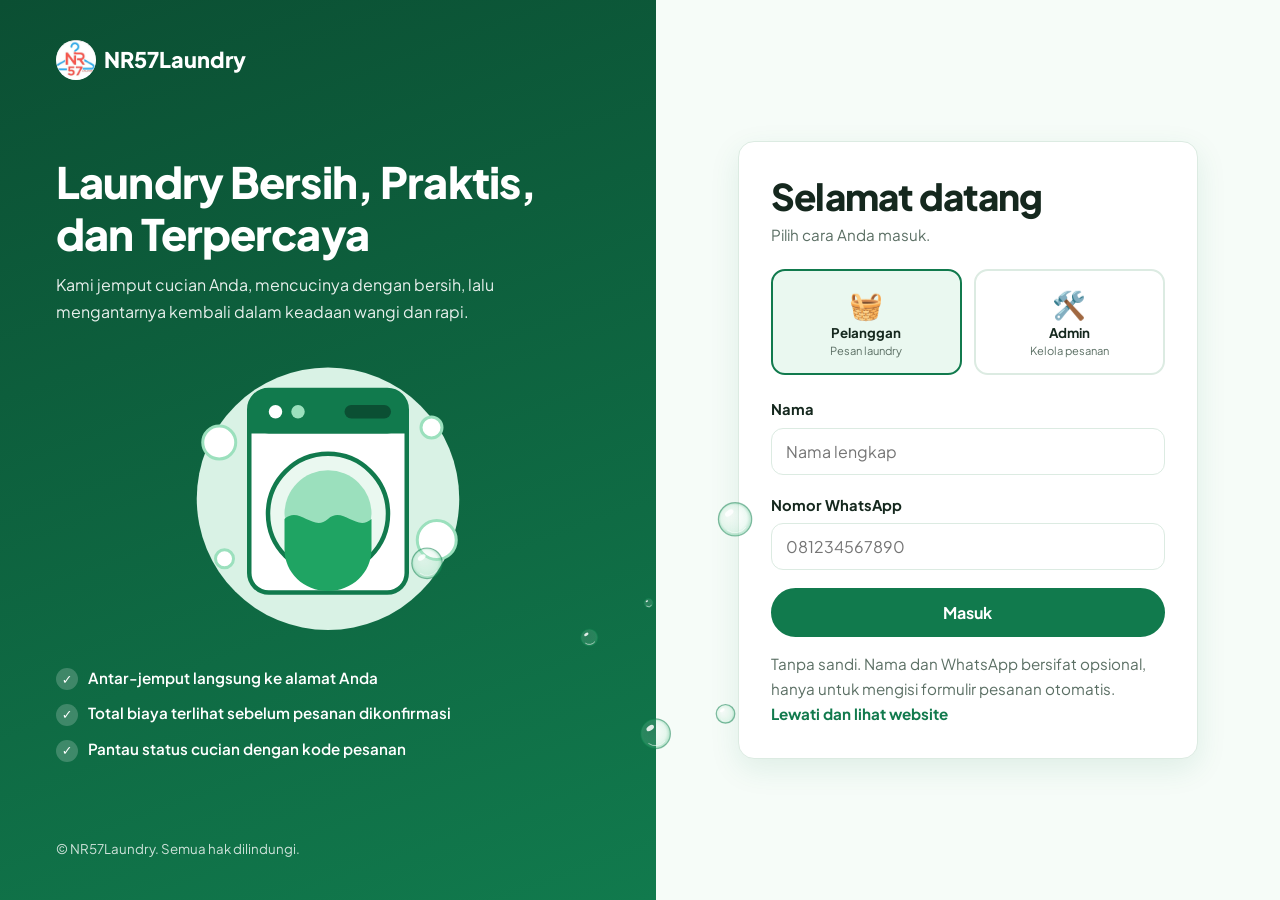
<file: index.html>
<!DOCTYPE html>
<html lang="id">
<head>
  <meta charset="UTF-8">
  <meta name="viewport" content="width=device-width, initial-scale=1.0">
  <title>Masuk - NR57Laundry</title>
  <link rel="preconnect" href="https://fonts.googleapis.com">
  <link href="https://fonts.googleapis.com/css2?family=Plus+Jakarta+Sans:wght@400;500;600;700;800&display=swap" rel="stylesheet">
  <link rel="icon" type="image/png" href="favicon.png">
  <link rel="stylesheet" href="style.css">
</head>
<body>
  <main class="auth">
    <section class="auth-art">
      <a href="index.html" class="logo" aria-label="NR57Laundry"><img class="logo-img" src="logo.png" alt="" width="40" height="40">NR57Laundry</a>
      <div>
        <h1>Laundry Bersih, Praktis, dan Terpercaya</h1>
        <p>Kami jemput cucian Anda, mencucinya dengan bersih, lalu mengantarnya kembali dalam keadaan wangi dan rapi.</p>
        <svg viewBox="0 0 400 400" role="img" aria-label="Ilustrasi mesin cuci" style="margin:20px auto">
          <circle cx="200" cy="205" r="175" fill="#d9f2e5"/>
          <rect x="95" y="60" width="210" height="270" rx="26" fill="#fff" stroke="#117a4d" stroke-width="6"/>
          <rect x="95" y="60" width="210" height="58" rx="26" fill="#117a4d"/>
          <rect x="95" y="92" width="210" height="26" fill="#117a4d"/>
          <circle cx="130" cy="89" r="9" fill="#fff"/><circle cx="160" cy="89" r="9" fill="#9be0bd"/>
          <rect x="222" y="80" width="62" height="18" rx="9" fill="#0b4f33"/>
          <circle cx="200" cy="225" r="80" fill="#eaf8f0" stroke="#117a4d" stroke-width="6"/>
          <circle cx="200" cy="225" r="58" fill="#9be0bd"/>
          <path d="M142 232c20-18 38 18 58 0s38 18 58 0v40c0 32-26 56-58 56s-58-24-58-56z" fill="#1fa463"/>
          <circle cx="55" cy="130" r="22" fill="#fff" stroke="#9be0bd" stroke-width="4"/>
          <circle cx="338" cy="110" r="14" fill="#fff" stroke="#9be0bd" stroke-width="4"/>
          <circle cx="345" cy="260" r="26" fill="#fff" stroke="#9be0bd" stroke-width="4"/>
          <circle cx="62" cy="285" r="12" fill="#fff" stroke="#9be0bd" stroke-width="4"/>
        </svg>
        <ul class="auth-points">
          <li>Antar-jemput langsung ke alamat Anda</li>
          <li>Total biaya terlihat sebelum pesanan dikonfirmasi</li>
          <li>Pantau status cucian dengan kode pesanan</li>
        </ul>
      </div>
      <small>© NR57Laundry. Semua hak dilindungi.</small>
    </section>

    <section class="auth-form">
      <div class="login-card card">
        <h2>Selamat datang</h2>
        <p class="muted">Pilih cara Anda masuk.</p>

        <div class="role-tabs" role="tablist">
          <button type="button" class="role-tab active" data-role="pelanggan" role="tab" aria-selected="true"><span>🧺</span><strong>Pelanggan</strong><small>Pesan laundry</small></button>
          <button type="button" class="role-tab" data-role="admin" role="tab" aria-selected="false"><span>🛠️</span><strong>Admin</strong><small>Kelola pesanan</small></button>
        </div>

        <!-- Pelanggan: tanpa sandi -->
        <form id="formPelanggan" class="login-panel" novalidate>
          <div class="field"><label for="pNama">Nama</label><input id="pNama" type="text" autocomplete="name" placeholder="Nama lengkap"><small class="err" id="err-pNama"></small></div>
          <div class="field"><label for="pWa">Nomor WhatsApp</label><input id="pWa" type="tel" autocomplete="tel" placeholder="081234567890"><small class="err" id="err-pWa"></small></div>
          <button class="btn btn-block" type="submit">Masuk</button>
          <p class="login-hint">Tanpa sandi. Nama dan WhatsApp bersifat opsional, hanya untuk mengisi formulir pesanan otomatis. <a href="beranda.html"><strong>Lewati dan lihat website</strong></a></p>
        </form>

        <!-- Admin pertama kali: buat akun -->
        <form id="formSetup" class="login-panel" novalidate hidden>
          <p class="login-hint" style="margin:0 0 16px">Belum ada akun admin di browser ini. Buat username dan password untuk panel admin.</p>
          <div class="field"><label for="sUser">Username</label><input id="sUser" type="text" autocomplete="username" placeholder="Minimal 3 karakter"></div>
          <div class="field"><label for="sPass">Password</label>
            <div class="pass-wrap"><input id="sPass" type="password" autocomplete="new-password" placeholder="Minimal 6 karakter"><button type="button" class="pass-toggle" data-for="sPass,sPass2" aria-label="Tampilkan password">Lihat</button></div>
          </div>
          <div class="field"><label for="sPass2">Ulangi password</label><input id="sPass2" type="password" autocomplete="new-password"></div>
          <small class="err" id="err-setup"></small>
          <button class="btn btn-block" type="submit">Buat akun dan masuk</button>
        </form>

        <!-- Admin: wajib sandi -->
        <form id="formAdmin" class="login-panel" novalidate hidden>
          <div class="field"><label for="aUser">Username</label><input id="aUser" type="text" autocomplete="username"></div>
          <div class="field"><label for="aPass">Password</label>
            <div class="pass-wrap"><input id="aPass" type="password" autocomplete="current-password"><button type="button" class="pass-toggle" data-for="aPass" aria-label="Tampilkan password">Lihat</button></div>
          </div>
          <small class="err" id="err-admin"></small>
          <button class="btn btn-block" type="submit">Masuk sebagai Admin</button>
          <p class="login-hint"><a href="#" id="linkLupa"><strong>Lupa kata sandi?</strong></a></p>
        </form>

        <!-- Lupa kata sandi -->
        <form id="formLupa" class="login-panel" novalidate hidden>
          <p class="login-hint" style="margin:0 0 16px">Masukkan <strong>kode pemulihan</strong> yang Anda simpan saat membuat akun, atau <strong>kode pemilik</strong> (<code>KODE_PEMILIK</code> di file <code>data.js</code>). Lalu buat kata sandi baru.</p>
          <div class="field"><label for="lKode">Kode pemulihan atau kode pemilik</label><input id="lKode" type="text" autocomplete="off" placeholder="Contoh: K7M2-9QXD-4TNB"></div>
          <div class="field"><label for="lPass">Kata sandi baru</label>
            <div class="pass-wrap"><input id="lPass" type="password" autocomplete="new-password" placeholder="Minimal 6 karakter"><button type="button" class="pass-toggle" data-for="lPass,lPass2" aria-label="Tampilkan password">Lihat</button></div>
          </div>
          <div class="field"><label for="lPass2">Ulangi kata sandi baru</label><input id="lPass2" type="password" autocomplete="new-password"></div>
          <small class="err" id="err-lupa"></small>
          <button class="btn btn-block" type="submit">Reset kata sandi</button>
          <p class="login-hint"><a href="#" id="linkKembali">Kembali ke login</a></p>
        </form>
      </div>
    </section>
  </main>

  <dialog id="dlg"><div id="dlgBody"></div></dialog>

  <script src="data.js"></script>
  <script src="login.js"></script>
  <script src="bubbles.js"></script>
</body>
</html>
</file>
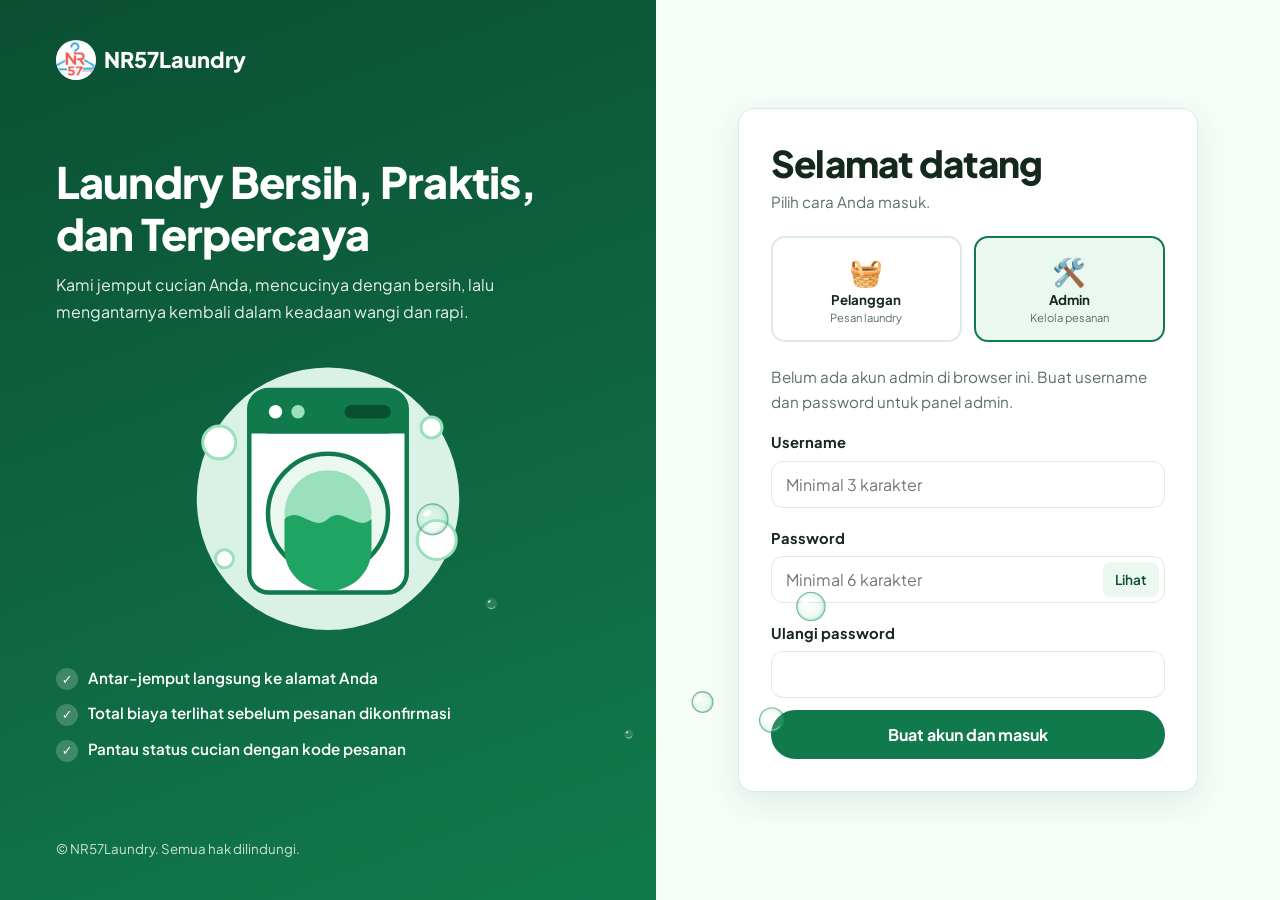
<file: admin.html>
<!DOCTYPE html>
<html lang="id">
<head>
  <meta charset="UTF-8">
  <meta name="viewport" content="width=device-width, initial-scale=1.0">
  <title>Panel Admin - NR57Laundry</title>
  <meta name="robots" content="noindex">
  <link rel="preconnect" href="https://fonts.googleapis.com">
  <link href="https://fonts.googleapis.com/css2?family=Plus+Jakarta+Sans:wght@400;500;600;700;800&display=swap" rel="stylesheet">
  <link rel="icon" type="image/png" href="favicon.png">
  <link rel="stylesheet" href="style.css">
</head>
<body>
  <header class="site-header">
    <div class="container nav">
      <a href="beranda.html" class="logo"><img class="logo-img" src="logo.png" alt="" width="40" height="40">NR57Laundry</a>
      <nav class="menu">
        <a href="beranda.html">Lihat Website</a>
        <button type="button" class="btn btn-outline btn-sm" id="logout">Keluar</button>
      </nav>
    </div>
  </header>

  <main class="page">
    <div class="container">
      <div class="admin-top">
        <div>
          <h1 class="h-page">Panel Admin</h1>
          <p class="muted" id="welcome">Masuk sebagai admin</p>
        </div>
      </div>

      <div class="tabs" role="tablist">
        <button type="button" class="tab-btn active" data-tab="dashboard">Dashboard</button>
        <button type="button" class="tab-btn" data-tab="pesanan">Pesanan</button>
        <button type="button" class="tab-btn" data-tab="harga">Layanan &amp; Harga</button>
        <button type="button" class="tab-btn" data-tab="pengaturan">Pengaturan</button>
      </div>

      <!-- DASHBOARD -->
      <div class="tab-panel" id="tab-dashboard">
        <div class="stats" id="stats"></div>
        <div class="dash-grid">
          <div class="card"><h3>Pesanan per status</h3><div id="chStatus"></div></div>
          <div class="card"><h3>Nilai pesanan per layanan</h3><div id="chLayanan"></div></div>
          <div class="card"><h3>Perlu dikonfirmasi</h3><div id="todoList"></div></div>
          <div class="card"><h3>Jadwal jemput hari ini</h3><div id="todayList"></div></div>
        </div>
      </div>

      <!-- PESANAN -->
      <div class="tab-panel" id="tab-pesanan" hidden>
        <div class="toolbar">
          <input type="search" id="cari" placeholder="Cari kode atau nama pelanggan" aria-label="Cari pesanan">
          <select id="filter" aria-label="Filter status pesanan"><option value="">Semua status pesanan</option></select>
          <select id="filterBayar" aria-label="Filter status pembayaran">
            <option value="">Semua pembayaran</option>
            <option value="belum">Belum dibayar</option>
            <option value="lunas">Sudah dibayar</option>
          </select>
          <button type="button" class="btn btn-outline" id="exportCsv">Ekspor CSV</button>
        </div>
        <div class="table-wrap">
          <table class="admin-table">
            <thead><tr><th>Kode</th><th>Pelanggan</th><th>Layanan</th><th>Total</th><th>Pembayaran</th><th>Status</th><th>Aksi</th></tr></thead>
            <tbody id="tbody"></tbody>
          </table>
        </div>
      </div>

      <!-- LAYANAN & HARGA -->
      <div class="tab-panel" id="tab-harga" hidden>
        <form id="formHarga" class="card" novalidate>
          <h3>Ubah harga dan estimasi</h3>
          <p class="muted" style="margin-bottom:14px">Perubahan langsung berlaku di halaman Beranda dan Pesan.</p>
          <div class="table-wrap">
            <table>
              <thead><tr><th>Layanan</th><th>Harga (Rp)</th><th>Estimasi</th></tr></thead>
              <tbody id="hargaRows"></tbody>
            </table>
          </div>
          <button class="btn" type="submit" style="margin-top:18px">Simpan harga</button>
        </form>
      </div>

      <!-- PENGATURAN -->
      <div class="tab-panel" id="tab-pengaturan" hidden>
        <div class="set-grid">
          <div>
            <form id="formRek" class="card" novalidate>
              <h3>Ongkos kirim</h3>
              <p class="muted" style="margin-bottom:14px">Nomor rekening tidak ditampilkan di website. Rincian pembayaran dikirim admin lewat WhatsApp.</p>
              <div class="row2">
                <div class="field"><label for="oMin">Gratis ongkir mulai (kg)</label><input id="oMin" type="number" min="0" step="1"></div>
                <div class="field"><label for="oBiaya">Biaya ongkir (Rp)</label><input id="oBiaya" type="number" min="0" step="500"></div>
              </div>
              <button class="btn" type="submit">Simpan pengaturan</button>
            </form>
          </div>
          <div>
            <form id="formAkun" class="card" novalidate>
              <h3>Akun admin</h3>
              <div class="field"><label for="uBaru">Username</label><input id="uBaru" type="text" autocomplete="username"></div>
              <div class="field"><label for="pBaru">Password baru</label><input id="pBaru" type="password" autocomplete="new-password" placeholder="Minimal 6 karakter"></div>
              <button class="btn" type="submit">Simpan akun</button>
              <button class="btn btn-outline" type="button" id="kodeBaru" style="margin-top:12px">Buat kode pemulihan baru</button>
            </form>
            <div class="card danger-zone">
              <h3>Zona berbahaya</h3>
              <p class="muted">Menghapus semua data pesanan di browser ini. Tidak bisa dibatalkan.</p>
              <button class="btn btn-danger" type="button" id="hapusSemua">Hapus semua pesanan</button>
            </div>
          </div>
        </div>
      </div>
    </div>
  </main>

  <div class="toast" id="toast" role="status" aria-live="polite"></div>
  <dialog id="dlg"><div id="dlgBody"></div></dialog>

  <script src="data.js"></script>
  <script src="admin.js"></script>
  <script src="bubbles.js"></script>
</body>
</html>
</file>
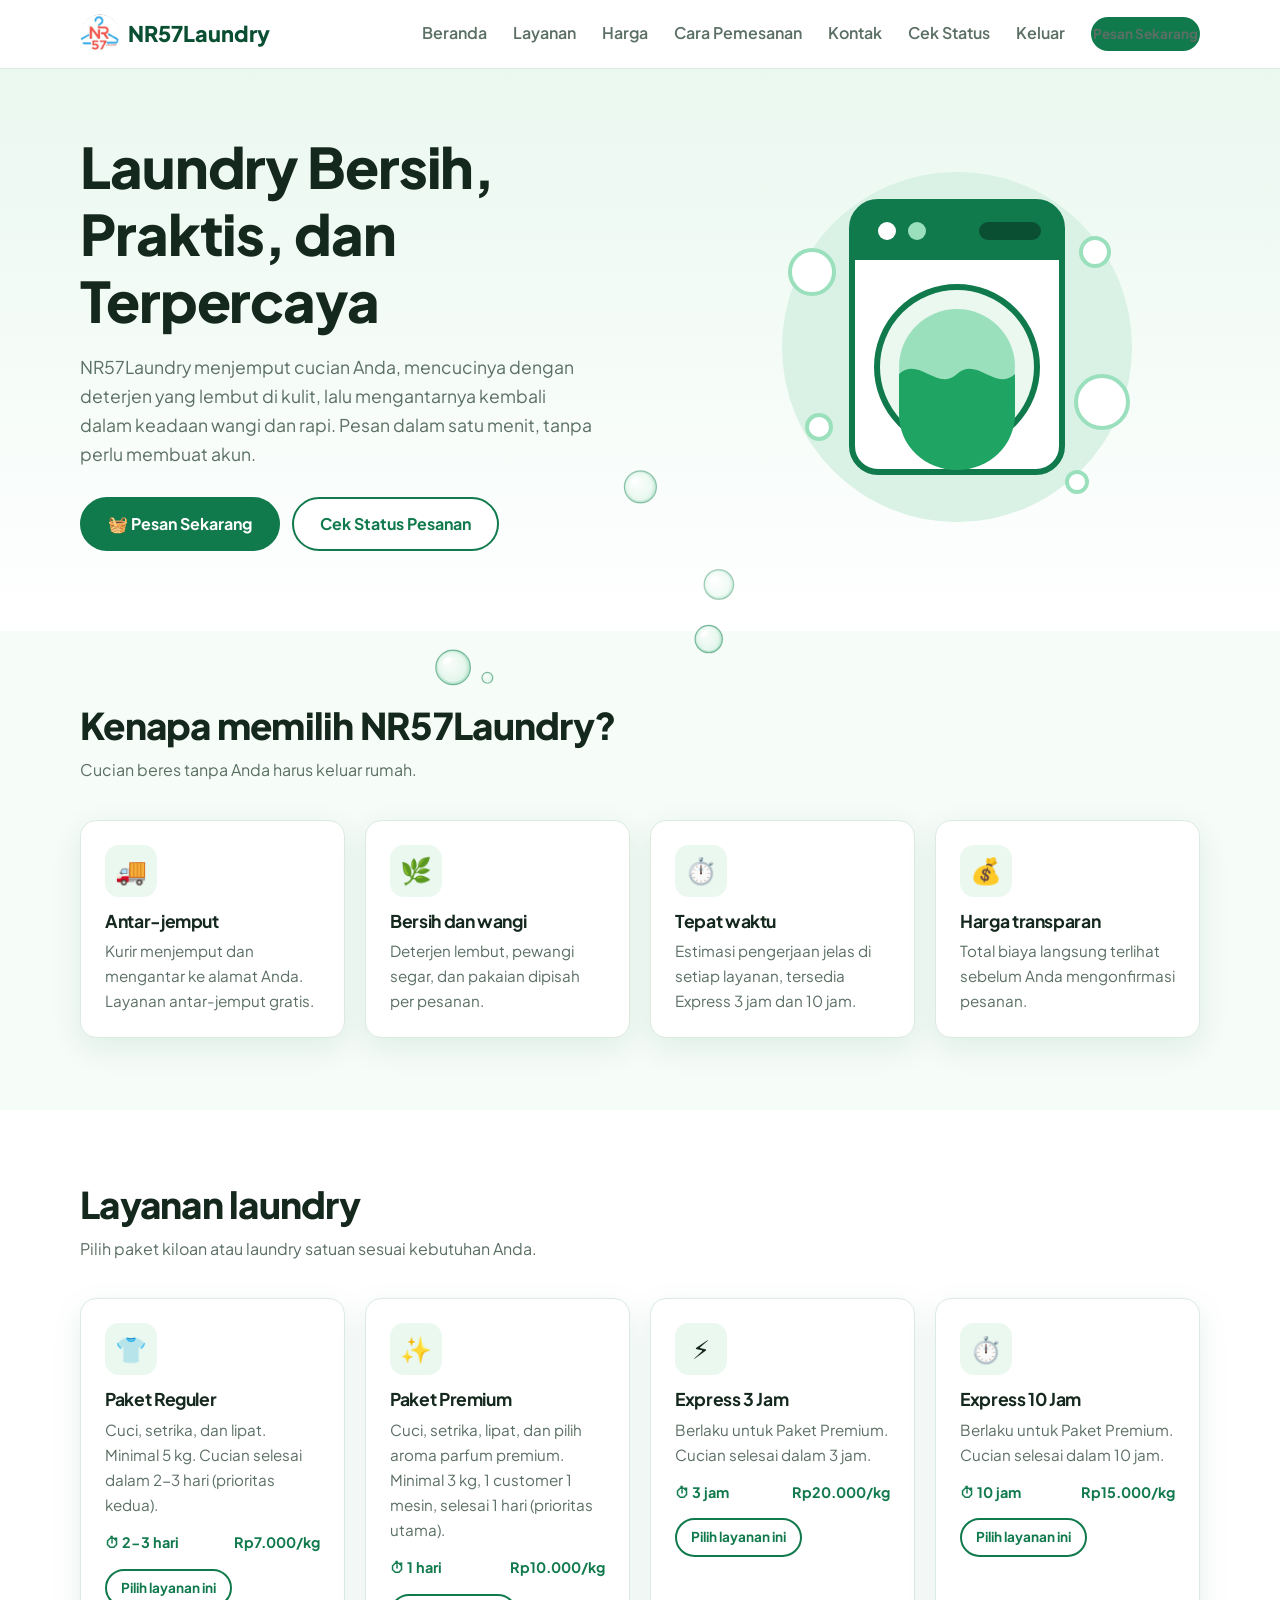
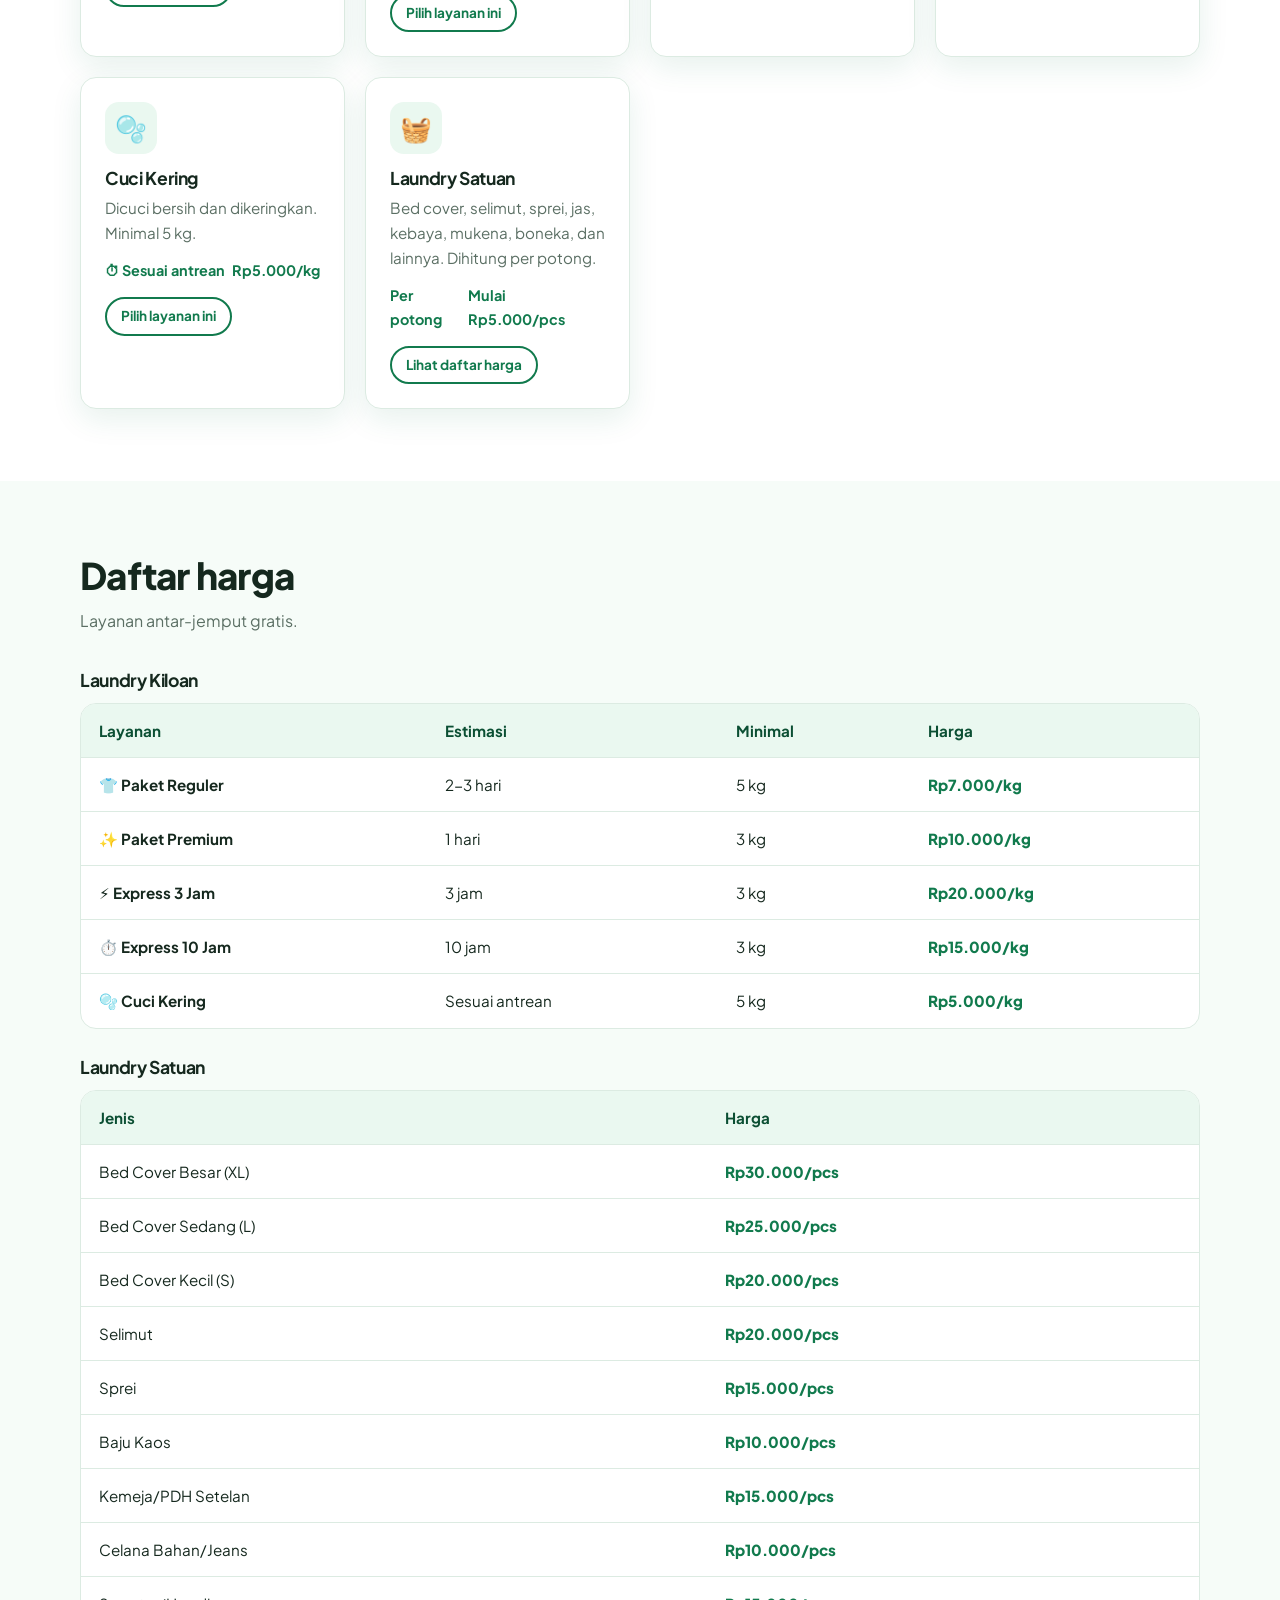
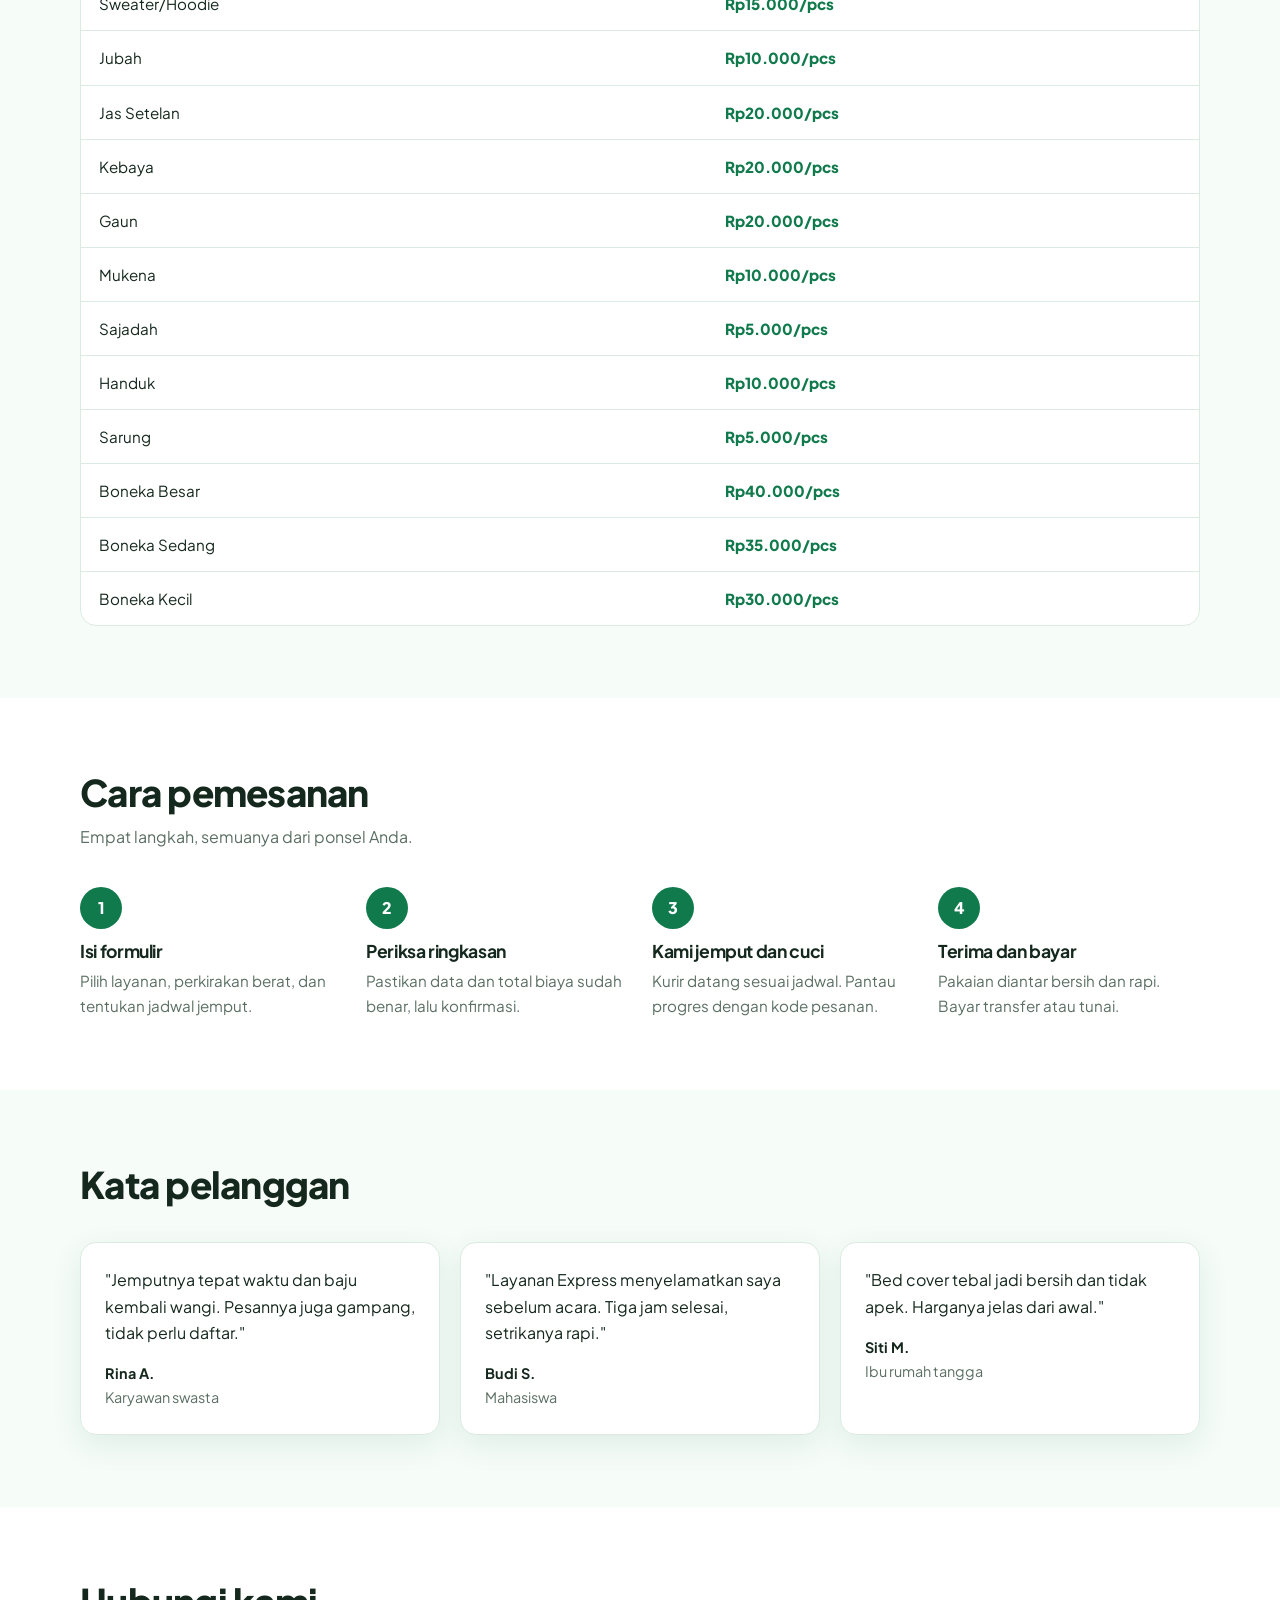
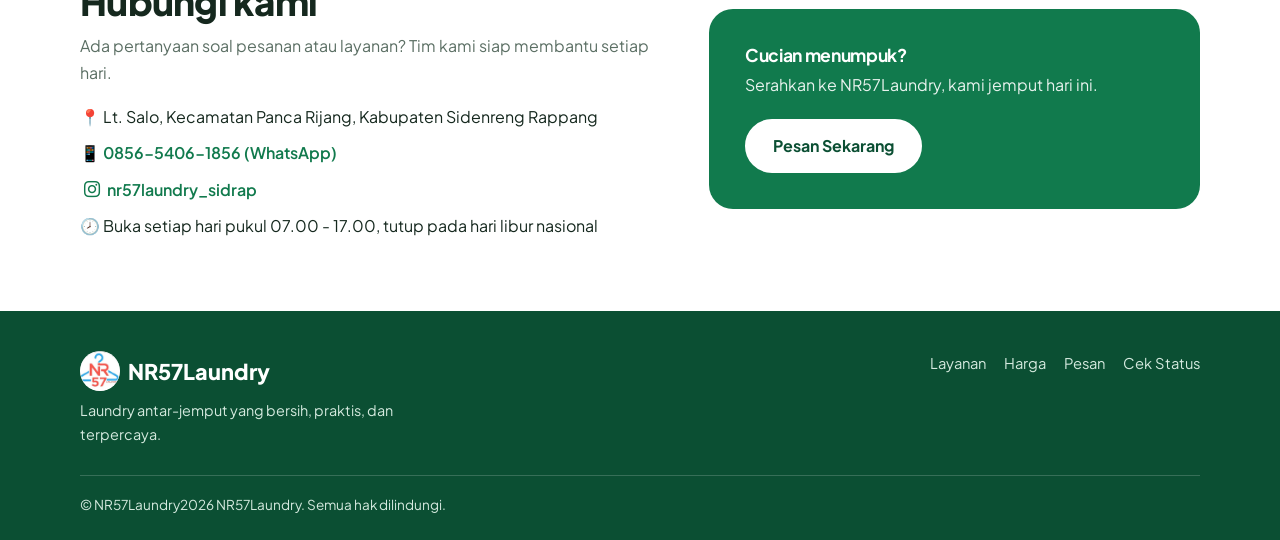
<file: beranda.html>
<!DOCTYPE html>
<html lang="id">
<head>
  <meta charset="UTF-8">
  <meta name="viewport" content="width=device-width, initial-scale=1.0">
  <title>NR57Laundry - Laundry Bersih, Praktis, dan Terpercaya</title>
  <meta name="description" content="Pesan laundry online dengan antar-jemput. Tanpa login, harga transparan.">
  <link rel="preconnect" href="https://fonts.googleapis.com">
  <link href="https://fonts.googleapis.com/css2?family=Plus+Jakarta+Sans:wght@400;500;600;700;800&display=swap" rel="stylesheet">
  <link rel="stylesheet" href="https://cdnjs.cloudflare.com/ajax/libs/font-awesome/6.5.1/css/all.min.css">
  <link rel="icon" type="image/png" href="favicon.png">
  <link rel="stylesheet" href="style.css">
</head>
<body>
  <header class="site-header" id="navbar"></header>

  <main>
    <!-- HERO -->
    <section class="hero" id="beranda">
      <div class="container hero-grid">
        <div>
          <h1>Laundry Bersih, Praktis, dan Terpercaya</h1>
          <p class="lead">NR57Laundry menjemput cucian Anda, mencucinya dengan deterjen yang lembut di kulit, lalu mengantarnya kembali dalam keadaan wangi dan rapi. Pesan dalam satu menit, tanpa perlu membuat akun.</p>
          <div class="hero-actions">
            <a href="pesan.html" class="btn">🧺 Pesan Sekarang</a>
            <a href="status.html" class="btn btn-outline">Cek Status Pesanan</a>
          </div>
        </div>
        <div class="hero-art" aria-hidden="true">
          <svg viewBox="0 0 400 400" role="img">
            <circle cx="200" cy="205" r="175" fill="#d9f2e5"/>
            <rect x="95" y="60" width="210" height="270" rx="26" fill="#fff" stroke="#117a4d" stroke-width="6"/>
            <rect x="95" y="60" width="210" height="58" rx="26" fill="#117a4d"/>
            <rect x="95" y="92" width="210" height="26" fill="#117a4d"/>
            <circle cx="130" cy="89" r="9" fill="#fff"/><circle cx="160" cy="89" r="9" fill="#9be0bd"/>
            <rect x="222" y="80" width="62" height="18" rx="9" fill="#0b4f33"/>
            <circle cx="200" cy="225" r="80" fill="#eaf8f0" stroke="#117a4d" stroke-width="6"/>
            <circle cx="200" cy="225" r="58" fill="#9be0bd"/>
            <path d="M142 232c20-18 38 18 58 0s38 18 58 0v40c0 32-26 56-58 56s-58-24-58-56z" fill="#1fa463"/>
            <circle cx="55" cy="130" r="22" fill="#fff" stroke="#9be0bd" stroke-width="4"/>
            <circle cx="338" cy="110" r="14" fill="#fff" stroke="#9be0bd" stroke-width="4"/>
            <circle cx="345" cy="260" r="26" fill="#fff" stroke="#9be0bd" stroke-width="4"/>
            <circle cx="62" cy="285" r="12" fill="#fff" stroke="#9be0bd" stroke-width="4"/>
            <circle cx="320" cy="340" r="10" fill="#fff" stroke="#9be0bd" stroke-width="4"/>
          </svg>
        </div>
      </div>
    </section>

    <!-- KEUNGGULAN -->
    <section class="alt">
      <div class="container">
        <div class="sec-head"><h2>Kenapa memilih NR57Laundry?</h2><p>Cucian beres tanpa Anda harus keluar rumah.</p></div>
        <div class="grid">
          <article class="card"><div class="icon">🚚</div><h3>Antar-jemput</h3><p>Kurir menjemput dan mengantar ke alamat Anda. Layanan antar-jemput gratis.</p></article>
          <article class="card"><div class="icon">🌿</div><h3>Bersih dan wangi</h3><p>Deterjen lembut, pewangi segar, dan pakaian dipisah per pesanan.</p></article>
          <article class="card"><div class="icon">⏱️</div><h3>Tepat waktu</h3><p>Estimasi pengerjaan jelas di setiap layanan, tersedia Express 3 jam dan 10 jam.</p></article>
          <article class="card"><div class="icon">💰</div><h3>Harga transparan</h3><p>Total biaya langsung terlihat sebelum Anda mengonfirmasi pesanan.</p></article>
        </div>
      </div>
    </section>

    <!-- LAYANAN (diisi dari data.js) -->
    <section id="layanan">
      <div class="container">
        <div class="sec-head"><h2>Layanan laundry</h2><p>Pilih paket kiloan atau laundry satuan sesuai kebutuhan Anda.</p></div>
        <div class="grid" id="layananList"></div>
      </div>
    </section>

    <!-- HARGA (diisi dari data.js) -->
    <section class="alt" id="harga">
      <div class="container">
        <div class="sec-head"><h2>Daftar harga</h2><p>Layanan antar-jemput gratis.</p></div>
        <h3 class="tbl-title">Laundry Kiloan</h3>
        <div class="table-wrap">
          <table>
            <thead><tr><th>Layanan</th><th>Estimasi</th><th>Minimal</th><th>Harga</th></tr></thead>
            <tbody id="hargaBody"></tbody>
          </table>
        </div>
        <h3 class="tbl-title">Laundry Satuan</h3>
        <div class="table-wrap">
          <table>
            <thead><tr><th>Jenis</th><th>Harga</th></tr></thead>
            <tbody id="satuanBody"></tbody>
          </table>
        </div>
      </div>
    </section>

    <!-- CARA PEMESANAN -->
    <section id="cara">
      <div class="container">
        <div class="sec-head"><h2>Cara pemesanan</h2><p>Empat langkah, semuanya dari ponsel Anda.</p></div>
        <ol class="steps">
          <li><span class="num">1</span><h3>Isi formulir</h3><p>Pilih layanan, perkirakan berat, dan tentukan jadwal jemput.</p></li>
          <li><span class="num">2</span><h3>Periksa ringkasan</h3><p>Pastikan data dan total biaya sudah benar, lalu konfirmasi.</p></li>
          <li><span class="num">3</span><h3>Kami jemput dan cuci</h3><p>Kurir datang sesuai jadwal. Pantau progres dengan kode pesanan.</p></li>
          <li><span class="num">4</span><h3>Terima dan bayar</h3><p>Pakaian diantar bersih dan rapi. Bayar transfer atau tunai.</p></li>
        </ol>
      </div>
    </section>

    <!-- TESTIMONI -->
    <section class="alt">
      <div class="container">
        <div class="sec-head"><h2>Kata pelanggan</h2></div>
        <div class="grid">
          <figure class="card quote"><p>"Jemputnya tepat waktu dan baju kembali wangi. Pesannya juga gampang, tidak perlu daftar."</p><figcaption><strong>Rina A.</strong><span>Karyawan swasta</span></figcaption></figure>
          <figure class="card quote"><p>"Layanan Express menyelamatkan saya sebelum acara. Tiga jam selesai, setrikanya rapi."</p><figcaption><strong>Budi S.</strong><span>Mahasiswa</span></figcaption></figure>
          <figure class="card quote"><p>"Bed cover tebal jadi bersih dan tidak apek. Harganya jelas dari awal."</p><figcaption><strong>Siti M.</strong><span>Ibu rumah tangga</span></figcaption></figure>
        </div>
      </div>
    </section>

    <!-- KONTAK -->
    <section id="kontak">
      <div class="container contact">
        <div>
          <h2>Hubungi kami</h2>
          <p class="muted">Ada pertanyaan soal pesanan atau layanan? Tim kami siap membantu setiap hari.</p>
          <ul class="contact-list">
            <li>📍 Lt. Salo, Kecamatan Panca Rijang, Kabupaten Sidenreng Rappang</li>
            <li>📱 <a href="https://wa.me/6285654061856" target="_blank" rel="noopener">0856-5406-1856 (WhatsApp)</a></li>
            <li><i class="fa-brands fa-instagram" aria-hidden="true"></i> <a href="https://www.instagram.com/nr57laundry_sidrap/" target="_blank" rel="noopener">nr57laundry_sidrap</a></li>
            <li>🕗 Buka setiap hari pukul 07.00 - 17.00, tutup pada hari libur nasional</li>
          </ul>
        </div>
        <div class="cta-box">
          <h3>Cucian menumpuk?</h3>
          <p>Serahkan ke NR57Laundry, kami jemput hari ini.</p>
          <a href="pesan.html" class="btn btn-light">Pesan Sekarang</a>
        </div>
      </div>
    </section>
  </main>

  <footer class="site-footer" id="footer"></footer>

  <script src="data.js"></script>
  <script src="main.js"></script>
  <script src="bubbles.js"></script>
  <script>
    // Pengaman: jika main.js gagal berjalan, tampilkan menu darurat + petunjuk (bukan menu kosong)
    window.addEventListener("load", function () {
      var n = document.getElementById("navbar");
      if (!n || n.children.length) return;
      n.innerHTML = '<div class="container nav"><a href="beranda.html" class="logo"><img class="logo-img" src="logo.png" alt="" width="40" height="40">NR57Laundry</a>' +
        '<nav class="menu" style="display:flex;flex-wrap:wrap;position:static;border:0;padding:0"><a href="beranda.html">Beranda</a><a href="beranda.html#layanan">Layanan</a><a href="beranda.html#harga">Harga</a><a href="beranda.html#kontak">Kontak</a><a href="status.html">Cek Status</a><a href="index.html">Keluar</a><a href="pesan.html" class="btn btn-sm">Pesan Sekarang</a></nav></div>' +
        '<div class="sync-warn" style="margin:0;border-radius:0;text-align:center"><strong>File main.js tidak berjalan.</strong> Ganti dengan main.js dari NR57Laundry.zip, lalu tekan Ctrl+F5. Tekan F12 lalu buka tab Console untuk melihat pesan errornya.</div>';
    });
  </script>
</body>
</html>
</file>
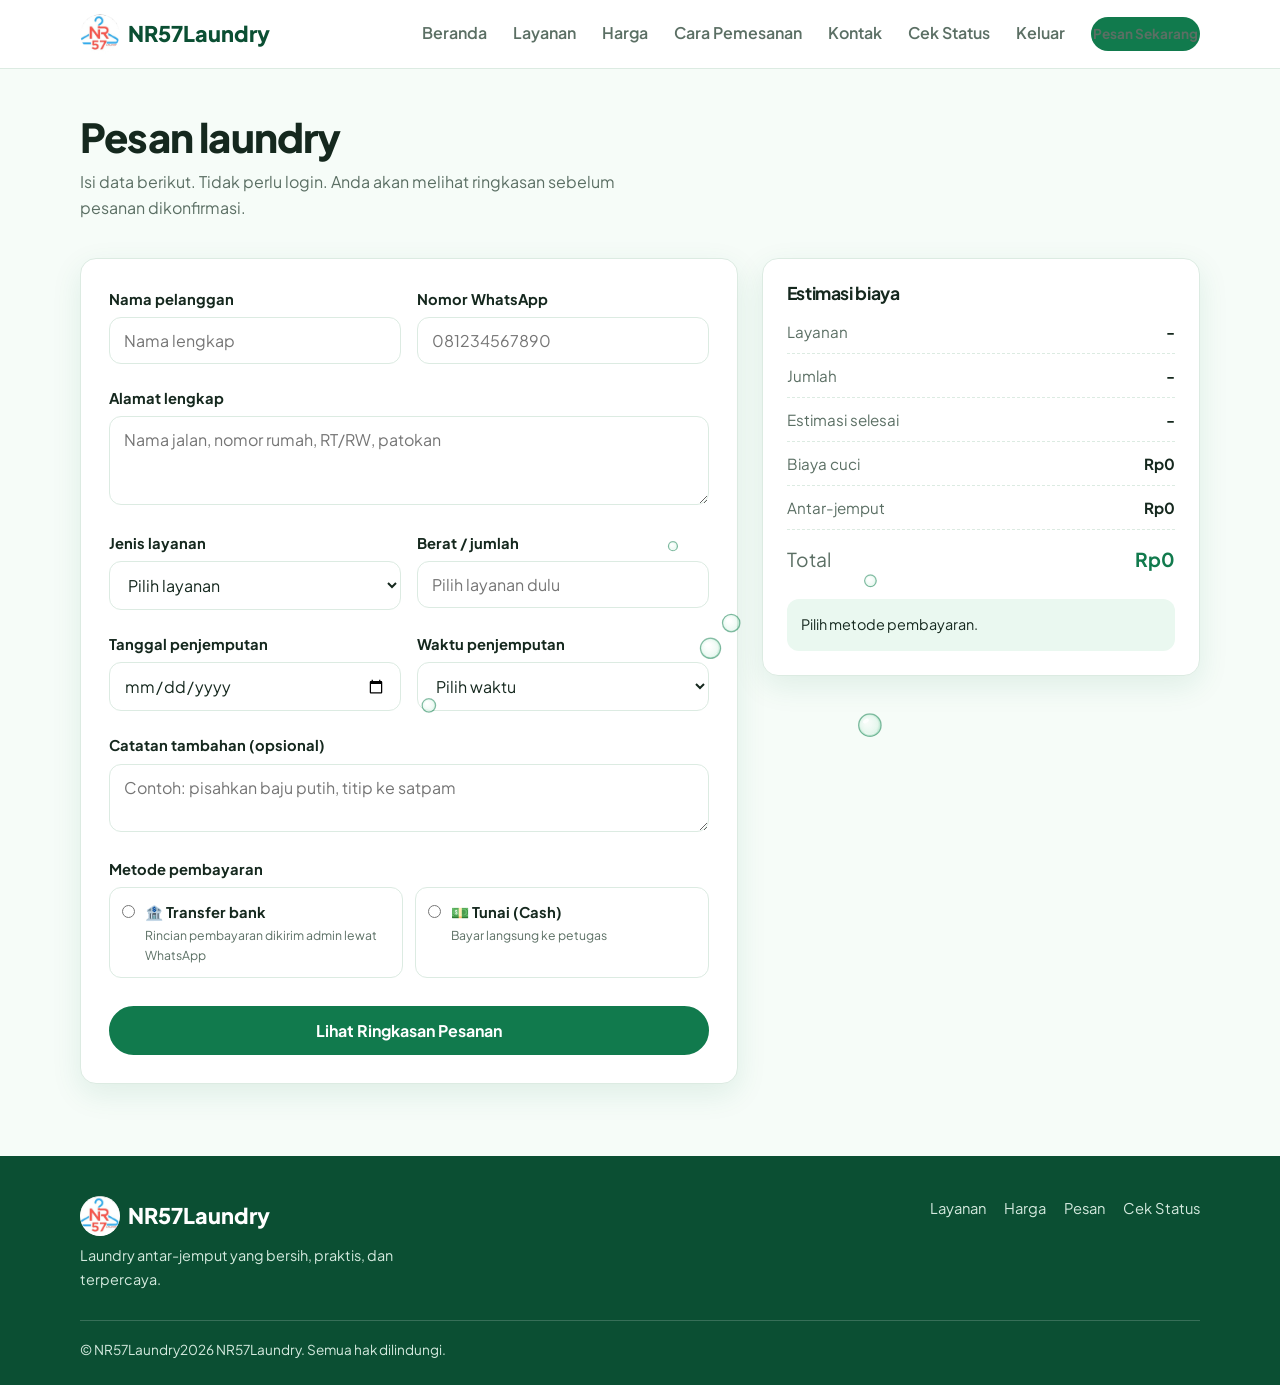
<file: pesan.html>
<!DOCTYPE html>
<html lang="id">
<head>
  <meta charset="UTF-8">
  <meta name="viewport" content="width=device-width, initial-scale=1.0">
  <title>Pesan Laundry - NR57Laundry</title>
  <link rel="preconnect" href="https://fonts.googleapis.com">
  <link href="https://fonts.googleapis.com/css2?family=Plus+Jakarta+Sans:wght@400;500;600;700;800&display=swap" rel="stylesheet">
  <link rel="icon" type="image/png" href="favicon.png">
  <link rel="stylesheet" href="style.css">
</head>
<body>
  <header class="site-header" id="navbar"></header>

  <main class="page">
    <div class="container">
      <div class="sec-head"><h1 class="h-page">Pesan laundry</h1><p>Isi data berikut. Tidak perlu login. Anda akan melihat ringkasan sebelum pesanan dikonfirmasi.</p></div>

      <div class="form-layout">
        <form id="formPesan" novalidate class="card form-card" onsubmit="if(!window.PESAN_SIAP){event.preventDefault();window.pesanPeringatan&&window.pesanPeringatan(true);}">
          <div class="sync-warn" id="pesanWarn" role="alert" hidden></div>
          <div class="row2">
            <div class="field"><label for="nama">Nama pelanggan</label><input id="nama" type="text" autocomplete="name" placeholder="Nama lengkap"><small class="err" id="err-nama"></small></div>
            <div class="field"><label for="wa">Nomor WhatsApp</label><input id="wa" type="tel" autocomplete="tel" placeholder="081234567890"><small class="err" id="err-wa"></small></div>
          </div>
          <div class="field"><label for="alamat">Alamat lengkap</label><textarea id="alamat" rows="3" placeholder="Nama jalan, nomor rumah, RT/RW, patokan"></textarea><small class="err" id="err-alamat"></small></div>
          <div class="row2">
            <div class="field"><label for="layanan">Jenis layanan</label><select id="layanan">
                <option value="">Pilih layanan</option>
                <optgroup label="Laundry Kiloan">
                  <option value="reguler">Paket Reguler</option>
                  <option value="premium">Paket Premium</option>
                  <option value="express-3">Express 3 Jam</option>
                  <option value="express-10">Express 10 Jam</option>
                  <option value="cuci-kering">Cuci Kering</option>
                </optgroup>
                <optgroup label="Laundry Satuan">
                  <option value="bedcover-xl">Bed Cover Besar (XL)</option>
                  <option value="bedcover-l">Bed Cover Sedang (L)</option>
                  <option value="bedcover-s">Bed Cover Kecil (S)</option>
                  <option value="selimut">Selimut</option>
                  <option value="sprei">Sprei</option>
                  <option value="baju-kaos">Baju Kaos</option>
                  <option value="kemeja-pdh">Kemeja/PDH Setelan</option>
                  <option value="celana">Celana Bahan/Jeans</option>
                  <option value="sweater">Sweater/Hoodie</option>
                  <option value="jubah">Jubah</option>
                  <option value="jas">Jas Setelan</option>
                  <option value="kebaya">Kebaya</option>
                  <option value="gaun">Gaun</option>
                  <option value="mukena">Mukena</option>
                  <option value="sajadah">Sajadah</option>
                  <option value="handuk">Handuk</option>
                  <option value="sarung">Sarung</option>
                  <option value="boneka-b">Boneka Besar</option>
                  <option value="boneka-s">Boneka Sedang</option>
                  <option value="boneka-k">Boneka Kecil</option>
                </optgroup>
              </select><small class="err" id="err-layanan"></small></div>
            <div class="field"><label for="berat" id="lblBerat">Berat laundry (kg)</label><input id="berat" type="number" min="1" max="50" step="0.5" placeholder="Pilih layanan dulu"><small class="err" id="err-berat"></small></div>
          </div>
          <div class="row2">
            <div class="field"><label for="tanggal">Tanggal penjemputan</label><input id="tanggal" type="date"><small class="err" id="err-tanggal"></small></div>
            <div class="field"><label for="waktu">Waktu penjemputan</label>
              <select id="waktu"><option value="">Pilih waktu</option><option>08.00 - 10.00</option><option>10.00 - 12.00</option><option>13.00 - 15.00</option><option>15.00 - 17.00</option><option>17.00 - 19.00</option></select>
              <small class="err" id="err-waktu"></small></div>
          </div>
          <div class="field"><label for="catatan">Catatan tambahan (opsional)</label><textarea id="catatan" rows="2" placeholder="Contoh: pisahkan baju putih, titip ke satpam"></textarea></div>

          <fieldset class="field">
            <legend>Metode pembayaran</legend>
            <div class="pay-options">
              <label class="pay"><input type="radio" name="bayar" value="transfer"><span><strong>🏦 Transfer bank</strong><small>Rincian pembayaran dikirim admin lewat WhatsApp</small></span></label>
              <label class="pay"><input type="radio" name="bayar" value="tunai"><span><strong>💵 Tunai (Cash)</strong><small>Bayar langsung ke petugas</small></span></label>
            </div>
            <small class="err" id="err-bayar"></small>
          </fieldset>

          <button type="submit" class="btn btn-block">Lihat Ringkasan Pesanan</button>
        </form>

        <aside class="card estimate">
          <h3>Estimasi biaya</h3>
          <dl>
            <div><dt>Layanan</dt><dd id="estLayanan">-</dd></div>
            <div><dt>Jumlah</dt><dd id="estBerat">-</dd></div>
            <div><dt>Estimasi selesai</dt><dd id="estWaktu">-</dd></div>
            <div><dt>Biaya cuci</dt><dd id="estSub">Rp0</dd></div>
            <div><dt>Antar-jemput</dt><dd id="estOngkir">Rp0</dd></div>
            <div class="total"><dt>Total</dt><dd id="estTotal">Rp0</dd></div>
          </dl>
          <div class="pay-info" id="payInfo">Pilih metode pembayaran.</div>
        </aside>
      </div>
    </div>
  </main>

  <dialog id="dlg"><div id="dlgBody"></div></dialog>
  <footer class="site-footer" id="footer"></footer>

  <script>
    // Perekam error: mencatat script yang gagal dimuat atau error agar penyebabnya bisa ditampilkan di halaman
    window.__errs = [];
    window.addEventListener("error", function (e) {
      var t = e.target;
      if (t && t.tagName === "SCRIPT") window.__errs.push("gagal memuat " + (t.src || "").split("/").pop());
      else if (e.message) window.__errs.push((e.filename ? e.filename.split("/").pop() + ": " : "") + e.message);
    }, true);
  </script>
  <script src="data.js"></script>
  <script src="main.js"></script>
  <script src="pesan.js"></script>
  <script src="bubbles.js"></script>
  <script>
    // Pengaman: jika pesan.js tidak berjalan, formulir menampilkan penyebabnya (bukan reload diam-diam)
    window.pesanPeringatan = function (fokus) {
      if (window.PESAN_SIAP) return;
      var w = document.getElementById("pesanWarn");
      w.hidden = false;
      w.innerHTML = "<strong>Formulir belum aktif karena pesan.js tidak berjalan.</strong> Ganti <code>pesan.js</code> dan <code>data.js</code> dengan versi dari NR57Laundry.zip terbaru, lalu tekan Ctrl+F5.<br><small></small>";
      w.querySelector("small").textContent = "Penyebab: " + (window.__errs.length ? window.__errs.join(" | ") : "file tidak termuat (periksa folder js)");
      if (fokus) w.scrollIntoView({ behavior: "smooth", block: "center" });
    };
    window.addEventListener("load", function () { window.pesanPeringatan(false); });
  </script>
  <script>
    // Pengaman: jika main.js gagal berjalan, tampilkan menu darurat + petunjuk (bukan menu kosong)
    window.addEventListener("load", function () {
      var n = document.getElementById("navbar");
      if (!n || n.children.length) return;
      n.innerHTML = '<div class="container nav"><a href="beranda.html" class="logo"><img class="logo-img" src="logo.png" alt="" width="40" height="40">NR57Laundry</a>' +
        '<nav class="menu" style="display:flex;flex-wrap:wrap;position:static;border:0;padding:0"><a href="beranda.html">Beranda</a><a href="beranda.html#layanan">Layanan</a><a href="beranda.html#harga">Harga</a><a href="beranda.html#kontak">Kontak</a><a href="status.html">Cek Status</a><a href="index.html">Keluar</a><a href="pesan.html" class="btn btn-sm">Pesan Sekarang</a></nav></div>' +
        '<div class="sync-warn" style="margin:0;border-radius:0;text-align:center"><strong>File main.js tidak berjalan.</strong> Ganti dengan main.js dari NR57Laundry.zip, lalu tekan Ctrl+F5. Tekan F12 lalu buka tab Console untuk melihat pesan errornya.</div>';
    });
  </script>
</body>
</html>
</file>
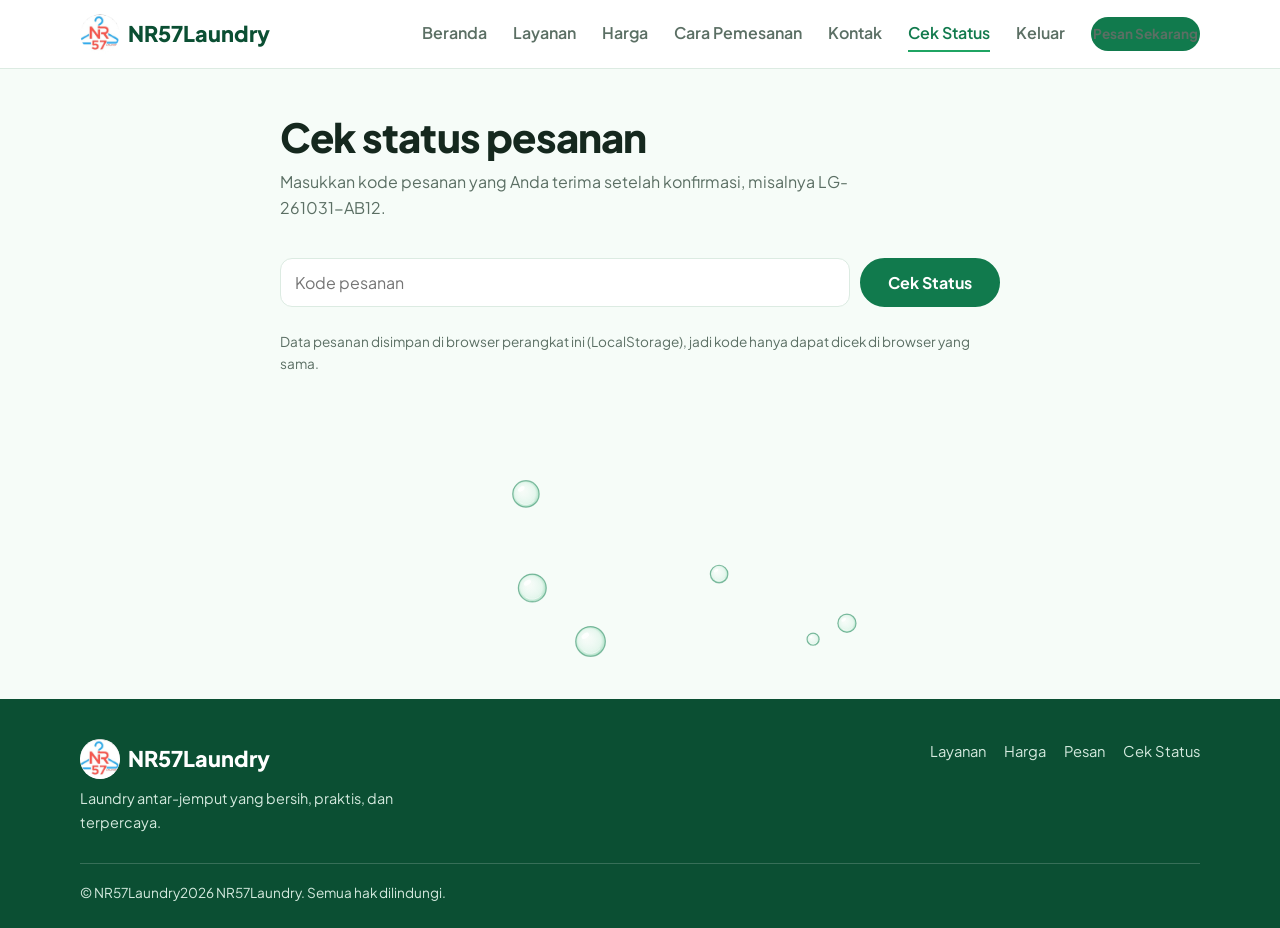
<file: status.html>
<!DOCTYPE html>
<html lang="id">
<head>
  <meta charset="UTF-8">
  <meta name="viewport" content="width=device-width, initial-scale=1.0">
  <title>Cek Status Pesanan - NR57Laundry</title>
  <link rel="preconnect" href="https://fonts.googleapis.com">
  <link href="https://fonts.googleapis.com/css2?family=Plus+Jakarta+Sans:wght@400;500;600;700;800&display=swap" rel="stylesheet">
  <link rel="icon" type="image/png" href="favicon.png">
  <link rel="stylesheet" href="style.css">
</head>
<body>
  <header class="site-header" id="navbar"></header>

  <main class="page">
    <div class="container narrow">
      <div class="sec-head"><h1 class="h-page">Cek status pesanan</h1><p>Masukkan kode pesanan yang Anda terima setelah konfirmasi, misalnya LG-261031-AB12.</p></div>
      <form id="formCari" class="search-bar">
        <input id="kode" type="text" placeholder="Kode pesanan" aria-label="Kode pesanan" autocomplete="off">
        <button class="btn" type="submit">Cek Status</button>
      </form>
      <div id="hasil"></div>
      <p class="note">Data pesanan disimpan di browser perangkat ini (LocalStorage), jadi kode hanya dapat dicek di browser yang sama.</p>
    </div>
  </main>

  <footer class="site-footer" id="footer"></footer>
  <script src="data.js"></script>
  <script src="main.js"></script>
  <script src="status.js"></script>
  <script src="bubbles.js"></script>
  <script>
    // Pengaman: jika main.js gagal berjalan, tampilkan menu darurat + petunjuk (bukan menu kosong)
    window.addEventListener("load", function () {
      var n = document.getElementById("navbar");
      if (!n || n.children.length) return;
      n.innerHTML = '<div class="container nav"><a href="beranda.html" class="logo"><img class="logo-img" src="logo.png" alt="" width="40" height="40">NR57Laundry</a>' +
        '<nav class="menu" style="display:flex;flex-wrap:wrap;position:static;border:0;padding:0"><a href="beranda.html">Beranda</a><a href="beranda.html#layanan">Layanan</a><a href="beranda.html#harga">Harga</a><a href="beranda.html#kontak">Kontak</a><a href="status.html">Cek Status</a><a href="index.html">Keluar</a><a href="pesan.html" class="btn btn-sm">Pesan Sekarang</a></nav></div>' +
        '<div class="sync-warn" style="margin:0;border-radius:0;text-align:center"><strong>File main.js tidak berjalan.</strong> Ganti dengan main.js dari NR57Laundry.zip, lalu tekan Ctrl+F5. Tekan F12 lalu buka tab Console untuk melihat pesan errornya.</div>';
    });
  </script>
</body>
</html>
</file>
<file: style.css>
/* ===== NR57Laundry - style.css ===== */
:root{
  --g9:#0b4f33; --g7:#117a4d; --g5:#1fa463; --g2:#cfeedd; --g1:#eaf8f0; --g0:#f6fcf8;
  --ink:#15281e; --mut:#5b6f64; --line:#dcebe2; --red:#c0392b; --amber:#b7791f;
  --radius:16px; --shadow:0 10px 30px rgba(17,122,77,.10);
}
*{box-sizing:border-box;margin:0;padding:0}
html{scroll-behavior:smooth;scroll-padding-top:84px}
body{font-family:"Plus Jakarta Sans",system-ui,-apple-system,"Segoe UI",Roboto,sans-serif;color:var(--ink);background:#fff;line-height:1.65}
img,svg{max-width:100%;display:block}
a{color:inherit;text-decoration:none}
ul,ol{list-style:none}
h1,h2,h3{line-height:1.2;letter-spacing:-.02em}
h1{font-size:clamp(2.2rem,5.2vw,3.5rem);font-weight:800}
h2{font-size:clamp(1.6rem,3.2vw,2.3rem);font-weight:800;margin-bottom:10px}
h3{font-size:1.1rem;font-weight:700;margin-bottom:6px}
.h-page{font-size:clamp(1.8rem,4vw,2.5rem);margin-bottom:8px}
.container{width:min(1120px,92%);margin-inline:auto}
.narrow{width:min(720px,92%)}
section{padding:72px 0}
.alt{background:var(--g0)}
.muted,.sec-head p{color:var(--mut)}
.sec-head{max-width:600px;margin-bottom:36px}
:focus-visible{outline:3px solid var(--g5);outline-offset:2px}

/* Tombol */
.btn{display:inline-flex;align-items:center;justify-content:center;gap:8px;padding:12px 26px;border-radius:999px;border:2px solid var(--g7);background:var(--g7);color:#fff;font-family:inherit;font-size:1rem;font-weight:700;cursor:pointer;transition:background .2s,color .2s,transform .1s}
.btn:hover{background:var(--g9);border-color:var(--g9)}
.btn:active{transform:scale(.98)}
.btn-outline{background:#fff;color:var(--g7)}
.btn-outline:hover{background:var(--g1);color:var(--g9)}
.btn-light{background:#fff;color:var(--g9);border-color:#fff}
.btn-light:hover{background:var(--g1);color:var(--g9);border-color:var(--g1)}
.btn-danger{background:#fff;color:var(--red);border-color:var(--red)}
.btn-danger:hover{background:var(--red);border-color:var(--red);color:#fff}
.btn-sm{padding:6px 14px;font-size:.85rem}
.btn-block{width:100%}

/* Navbar */
.site-header{position:sticky;top:0;z-index:50;background:rgba(255,255,255,.96);border-bottom:1px solid var(--line);backdrop-filter:blur(6px)}
.nav{display:flex;align-items:center;justify-content:space-between;gap:16px;height:68px}
.logo{display:flex;align-items:center;gap:8px;font-weight:800;font-size:1.35rem;color:var(--g9)}
.logo-img{width:40px;height:40px;border-radius:50%;object-fit:cover;flex-shrink:0;background:#fff}
.logo span{display:grid;place-items:center;width:34px;height:34px;border-radius:10px;background:var(--g7);color:#fff;font-size:1.1rem}
.menu{display:flex;align-items:center;gap:26px;font-weight:600}
.menu a{color:var(--mut);padding:4px 0;border-bottom:2px solid transparent}
.menu a:hover,.menu a.active{color:var(--g7);border-color:var(--g5)}
.burger{display:none;background:none;border:2px solid var(--line);border-radius:10px;width:42px;height:42px;font-size:1.3rem;cursor:pointer}

/* Hero */
.hero{background:linear-gradient(180deg,var(--g1),#fff);padding:64px 0 80px}
.hero-grid{display:grid;grid-template-columns:1.1fr .9fr;gap:40px;align-items:center}
.lead{font-size:1.1rem;color:var(--mut);margin:18px 0 28px;max-width:520px}
.hero-actions{display:flex;flex-wrap:wrap;gap:12px}
.hero-art svg{width:min(400px,100%);margin-inline:auto}

/* Kartu dan grid */
.grid{display:grid;grid-template-columns:repeat(auto-fit,minmax(230px,1fr));gap:20px}
.card{background:#fff;border:1px solid var(--line);border-radius:var(--radius);padding:24px;box-shadow:var(--shadow)}
.card p{color:var(--mut);font-size:.95rem}
.icon{display:grid;place-items:center;width:52px;height:52px;border-radius:14px;background:var(--g1);font-size:1.6rem;margin-bottom:14px}
.svc .meta{display:flex;justify-content:space-between;align-items:center;margin:14px 0;font-size:.9rem;color:var(--g7);font-weight:700}
.quote p{color:var(--ink);font-size:1rem}
.quote figcaption{margin-top:16px;display:flex;flex-direction:column;font-size:.9rem}
.quote figcaption span{color:var(--mut)}

/* Tabel */
.table-wrap{overflow-x:auto;border:1px solid var(--line);border-radius:var(--radius);background:#fff}
table{width:100%;border-collapse:collapse;min-width:520px}
th,td{padding:14px 18px;text-align:left;border-bottom:1px solid var(--line);font-size:.95rem}
th{background:var(--g1);color:var(--g9)}
tr:last-child td{border-bottom:none}
td strong{display:block}
.price{font-weight:800;color:var(--g7);white-space:nowrap}

/* Langkah */
.steps{display:grid;grid-template-columns:repeat(auto-fit,minmax(220px,1fr));gap:24px}
.steps li{position:relative}
.steps p{color:var(--mut);font-size:.95rem}
.num{display:grid;place-items:center;width:42px;height:42px;border-radius:50%;background:var(--g7);color:#fff;font-weight:800;margin-bottom:12px}

/* Kontak */
.contact{display:grid;grid-template-columns:1.2fr 1fr;gap:40px;align-items:center}
.contact-list{margin-top:18px;display:grid;gap:10px}
.contact-list a{color:var(--g7);font-weight:600}
.cta-box{background:var(--g7);color:#fff;border-radius:24px;padding:36px}
.cta-box p{opacity:.9;margin:6px 0 20px}

/* Footer */
.site-footer{background:var(--g9);color:#d5eadf;padding:40px 0 24px}
.foot{display:flex;flex-wrap:wrap;justify-content:space-between;gap:24px}
.foot .logo{color:#fff}
.foot p{max-width:320px;margin-top:8px;font-size:.9rem}
.foot nav{display:flex;flex-wrap:wrap;gap:18px;font-size:.92rem}
.foot nav a:hover{color:#fff}
.copy{margin-top:28px;padding-top:18px;border-top:1px solid rgba(255,255,255,.18);font-size:.85rem}

/* Halaman dalam */
.page{padding:44px 0 72px;min-height:70vh;background:var(--g0)}
.form-layout{display:grid;grid-template-columns:1.5fr 1fr;gap:24px;align-items:start}
.form-card{padding:28px}
.row2{display:grid;grid-template-columns:1fr 1fr;gap:16px}
.field{margin-bottom:18px;border:none}
label,legend{display:block;font-weight:700;font-size:.92rem;margin-bottom:6px}
input,select,textarea{width:100%;padding:12px 14px;border:1.5px solid var(--line);border-radius:12px;font-family:inherit;font-size:1rem;color:var(--ink);background:#fff}
input:focus,select:focus,textarea:focus{outline:none;border-color:var(--g5);box-shadow:0 0 0 3px var(--g2)}
.invalid{border-color:var(--red)!important}
.err{display:block;color:var(--red);font-size:.82rem;margin-top:4px;min-height:0}
.pay-options{display:grid;grid-template-columns:1fr 1fr;gap:12px}
.pay{display:flex;gap:10px;align-items:flex-start;border:1.5px solid var(--line);border-radius:12px;padding:12px;cursor:pointer;font-weight:400}
.pay input{width:auto;margin-top:5px;accent-color:var(--g7)}
.pay span{display:flex;flex-direction:column}
.pay small{color:var(--mut)}
.pay:has(input:checked){border-color:var(--g5);background:var(--g1)}
.estimate{position:sticky;top:88px}
.estimate dl div{display:flex;justify-content:space-between;gap:12px;padding:9px 0;border-bottom:1px dashed var(--line);font-size:.95rem}
.estimate dt{color:var(--mut)}
.estimate dd{font-weight:700;text-align:right}
.estimate .total{border-bottom:none;font-size:1.2rem;padding-top:14px}
.estimate .total dd{color:var(--g7)}
.pay-info{margin-top:14px;background:var(--g1);border-radius:12px;padding:14px;font-size:.9rem}

/* Dialog */
dialog{border:none;border-radius:20px;padding:28px;width:min(520px,92%);margin:auto;box-shadow:0 24px 60px rgba(0,0,0,.25)}
dialog::backdrop{background:rgba(11,79,51,.45)}
.sum{margin:16px 0}
.sum div{display:flex;justify-content:space-between;gap:16px;padding:8px 0;border-bottom:1px solid var(--line);font-size:.93rem}
.sum dt{color:var(--mut);flex-shrink:0}
.sum dd{text-align:right;font-weight:600;word-break:break-word}
.dlg-actions{display:flex;gap:10px;flex-wrap:wrap;justify-content:flex-end;margin-top:8px}
.kode-box{background:var(--g1);border:2px dashed var(--g5);border-radius:14px;padding:16px;text-align:center;font-size:1.5rem;font-weight:800;color:var(--g9);letter-spacing:.04em;margin:14px 0}
.ok-icon{font-size:2.4rem}

/* Cek status */
.search-bar{display:flex;gap:10px;margin-bottom:24px}
.search-bar input{flex:1}
.timeline{margin-top:18px;border-left:3px solid var(--g2);padding-left:22px}
.timeline li{position:relative;padding:6px 0 16px;color:var(--mut)}
.timeline li::before{content:"";position:absolute;left:-31px;top:10px;width:15px;height:15px;border-radius:50%;background:#fff;border:3px solid var(--g2)}
.timeline li.done{color:var(--ink)}
.timeline li.done::before{background:var(--g5);border-color:var(--g5)}
.timeline li.current{color:var(--g9);font-weight:800}
.timeline li.current::before{background:var(--g7);border-color:var(--g2);box-shadow:0 0 0 4px var(--g2)}
.empty{text-align:center;color:var(--mut);padding:24px}
.note{margin-top:20px;font-size:.85rem;color:var(--mut)}

/* Admin */
.stats{display:grid;grid-template-columns:repeat(auto-fit,minmax(180px,1fr));gap:16px;margin-bottom:24px}
.stat{padding:18px 20px}
.stat span{font-size:.85rem;color:var(--mut)}
.stat strong{display:block;font-size:1.5rem;color:var(--g9)}
.toolbar{display:flex;gap:12px;margin-bottom:16px;flex-wrap:wrap}
.toolbar input{flex:1;min-width:200px}
.toolbar select{width:auto;min-width:200px}
.admin-table{min-width:820px}
.admin-table select{padding:8px 10px;font-size:.88rem;border-radius:10px}
.actions{display:flex;gap:8px}
.badge{display:inline-block;padding:3px 12px;border-radius:999px;font-size:.8rem;font-weight:700;background:var(--g1);color:var(--g7)}
.badge.s0{background:#fdf1d8;color:var(--amber)}
.badge.s6{background:var(--g7);color:#fff}
.badge.paid{background:var(--g2);color:var(--g9)}
.badge.unpaid{background:#fde4e1;color:var(--red)}

/* Responsif */
@media (max-width:900px){
  .hero-grid,.contact,.form-layout{grid-template-columns:1fr}
  .hero-art{order:-1}
  .hero-art svg{width:min(260px,70%)}
  .estimate{position:static}
}
@media (max-width:860px){
  .burger{display:block}
  .menu{display:none;position:absolute;left:0;right:0;top:68px;flex-direction:column;align-items:stretch;gap:0;background:#fff;border-bottom:1px solid var(--line);padding:8px 4%}
  .menu.open{display:flex}
  .menu a{padding:12px 0;border-bottom:1px solid var(--line)}
  .menu .btn{margin:12px 0;border-bottom:2px solid var(--g7)}
}
@media (max-width:560px){
  section{padding:52px 0}
  .row2,.pay-options{grid-template-columns:1fr}
  .search-bar{flex-direction:column}
  .form-card{padding:20px}
}
@media (prefers-reduced-motion:reduce){*{transition:none!important;scroll-behavior:auto!important}}

/* ===== Login ===== */
[hidden]{display:none!important}
.auth{display:grid;grid-template-columns:1.05fr 1fr;min-height:100vh}
.auth-art{background:linear-gradient(160deg,var(--g9) 0%,var(--g7) 100%);color:#fff;padding:40px 56px;display:flex;flex-direction:column;justify-content:space-between;gap:24px}
.auth-art .logo{color:#fff}
.auth-art .logo span{background:#fff;color:var(--g7)}
.auth-art h1{font-size:clamp(1.9rem,3.4vw,2.7rem);margin-bottom:12px}
.auth-art p{opacity:.9;max-width:440px}
.auth-art svg{width:min(300px,70%)}
.auth-art small{opacity:.8}
.auth-points{display:grid;gap:10px;font-weight:600;font-size:.95rem}
.auth-points li::before{content:"✓";display:inline-grid;place-items:center;width:22px;height:22px;margin-right:10px;border-radius:50%;background:rgba(255,255,255,.2);font-size:.8rem}
.auth-form{display:grid;place-items:center;padding:40px 5%;background:var(--g0)}
.login-card{width:min(460px,100%);padding:32px}
.login-card h2{margin-bottom:4px}
.role-tabs{display:grid;grid-template-columns:1fr 1fr;gap:12px;margin:22px 0}
.role-tab{display:flex;flex-direction:column;align-items:center;gap:2px;padding:16px 10px;border:2px solid var(--line);border-radius:14px;background:#fff;font-family:inherit;color:var(--ink);cursor:pointer;transition:border-color .2s,background .2s}
.role-tab span{font-size:1.7rem}
.role-tab small{color:var(--mut)}
.role-tab:hover{border-color:var(--g5)}
.role-tab.active{border-color:var(--g7);background:var(--g1)}
.login-hint{margin-top:14px;font-size:.85rem;color:var(--mut)}
.login-hint a{color:var(--g7)}
.pass-wrap{position:relative}
.pass-wrap input{padding-right:84px}
.pass-toggle{position:absolute;right:6px;top:6px;bottom:6px;padding:0 12px;border:none;border-radius:8px;background:var(--g1);color:var(--g9);font-family:inherit;font-weight:600;font-size:.85rem;cursor:pointer}
#formAdmin .err,#formSetup .err,#formLupa .err{margin:-6px 0 12px}
.logo .tag{font-size:.7rem;font-weight:700;background:var(--g1);color:var(--g7);padding:2px 10px;border-radius:99px;margin-left:4px}
@media (max-width:860px){
  .auth{grid-template-columns:1fr}
  .auth-art{padding:28px 6%}
  .auth-art svg,.auth-points{display:none}
  .auth-form{padding:28px 5% 40px}
}

/* ===== Panel admin ===== */
.admin-top{display:flex;justify-content:space-between;align-items:flex-start;gap:16px;margin-bottom:20px}
.tabs{display:flex;gap:6px;overflow-x:auto;border-bottom:2px solid var(--line);margin-bottom:24px}
.tab-btn{padding:10px 18px;border:none;background:none;font-family:inherit;font-size:.95rem;font-weight:700;color:var(--mut);cursor:pointer;white-space:nowrap;border-bottom:3px solid transparent;margin-bottom:-2px}
.tab-btn:hover{color:var(--g7)}
.tab-btn.active{color:var(--g7);border-color:var(--g7)}
.dash-grid,.set-grid{display:grid;grid-template-columns:repeat(auto-fit,minmax(320px,1fr));gap:20px}
.dash-grid h3,.set-grid h3{margin-bottom:14px}
.set-grid .card+.card{margin-top:20px}
.bar-row{display:grid;grid-template-columns:150px 1fr auto;gap:10px;align-items:center;margin-bottom:10px;font-size:.88rem}
.bar{height:10px;border-radius:99px;background:var(--g1);overflow:hidden}
.bar i{display:block;height:100%;background:var(--g5);border-radius:99px}
.bar-v{font-weight:700;min-width:28px;text-align:right}
.mini{display:flex;justify-content:space-between;align-items:center;gap:12px;padding:10px 0;border-bottom:1px solid var(--line)}
.mini:last-child{border-bottom:none}
.mini small{display:block;color:var(--mut);font-size:.82rem}
.danger-zone{border-color:#f0c9c4}
.danger-zone p{margin-bottom:12px}
.toast{position:fixed;left:50%;bottom:24px;transform:translate(-50%,20px);background:var(--g9);color:#fff;padding:10px 20px;border-radius:999px;font-size:.9rem;opacity:0;pointer-events:none;transition:opacity .2s,transform .2s;z-index:100}
.toast.show{opacity:1;transform:translate(-50%,0)}
@media (max-width:560px){.bar-row{grid-template-columns:110px 1fr auto}.mini{flex-direction:column;align-items:flex-start}}

/* ===== Efek hover: teks tab "timbul" saat kursor diarahkan ===== */
.tabs{padding-top:10px}
.tab-btn,.role-tab,.menu a:not(.btn),.foot nav a{transition:transform .2s ease,color .2s ease,text-shadow .2s ease,box-shadow .2s ease}
@media (prefers-reduced-motion:no-preference){
  .tab-btn:hover,.tab-btn:focus-visible{transform:translateY(-3px) scale(1.07);color:var(--g7);text-shadow:0 4px 8px rgba(17,122,77,.30)}
  .role-tab:hover,.role-tab:focus-visible{transform:translateY(-4px);box-shadow:0 10px 20px rgba(17,122,77,.16)}
  .role-tab:hover strong,.role-tab:focus-visible strong{color:var(--g7);text-shadow:0 3px 6px rgba(17,122,77,.28)}
  .menu a:not(.btn):hover,.menu a:not(.btn):focus-visible{transform:translateY(-2px);text-shadow:0 3px 6px rgba(17,122,77,.25)}
  .foot nav a:hover{transform:translateY(-2px);text-shadow:0 2px 6px rgba(0,0,0,.3)}
}

.login-hint code{background:var(--g1);color:var(--g9);padding:1px 6px;border-radius:6px;font-size:.85em}

.sync-warn{background:#fdf1d8;color:#6b4300;border:1px solid #f1d28a;border-radius:12px;padding:12px 14px;margin-bottom:16px;font-size:.9rem}
.err a{color:var(--g7);text-decoration:underline}

/* Judul tabel harga (kiloan / satuan) dan ikon Instagram di kontak */
.tbl-title{margin:0 0 12px}
.table-wrap + .tbl-title{margin-top:28px}
.contact-list .fa-instagram{color:var(--g7);font-size:1.15rem;width:1.3em;text-align:center}

/* ===== Kartu pembayaran transfer ===== */
.pay-card{margin:18px 0 12px;border:2px solid var(--g5);border-radius:16px;padding:18px;background:var(--g0);text-align:left}
.pay-card h4{font-size:1.05rem;margin-bottom:10px;color:var(--g9)}
.pay-card.warn{border-color:#f1d28a;background:#fffaf0}
.pay-card.warn p{margin-bottom:10px;font-size:.92rem}
.pay-row{display:flex;align-items:center;gap:10px;flex-wrap:wrap;padding:8px 0;border-bottom:1px dashed var(--line)}
.pay-row:last-of-type{border-bottom:none}
.pay-row span{color:var(--mut);font-size:.88rem;flex:0 0 130px}
.pay-row strong{flex:1;min-width:120px;word-break:break-word}
.rek-no{font-size:1.35rem;letter-spacing:.06em;color:var(--g9)}
.rek-total{font-size:1.2rem;color:var(--g7)}
.pay-steps{margin:10px 0 0 18px;list-style:decimal;font-size:.9rem;color:var(--mut)}
.pay-steps li{margin-bottom:4px}
@media (max-width:560px){.pay-row span{flex-basis:100%}}
</file>
